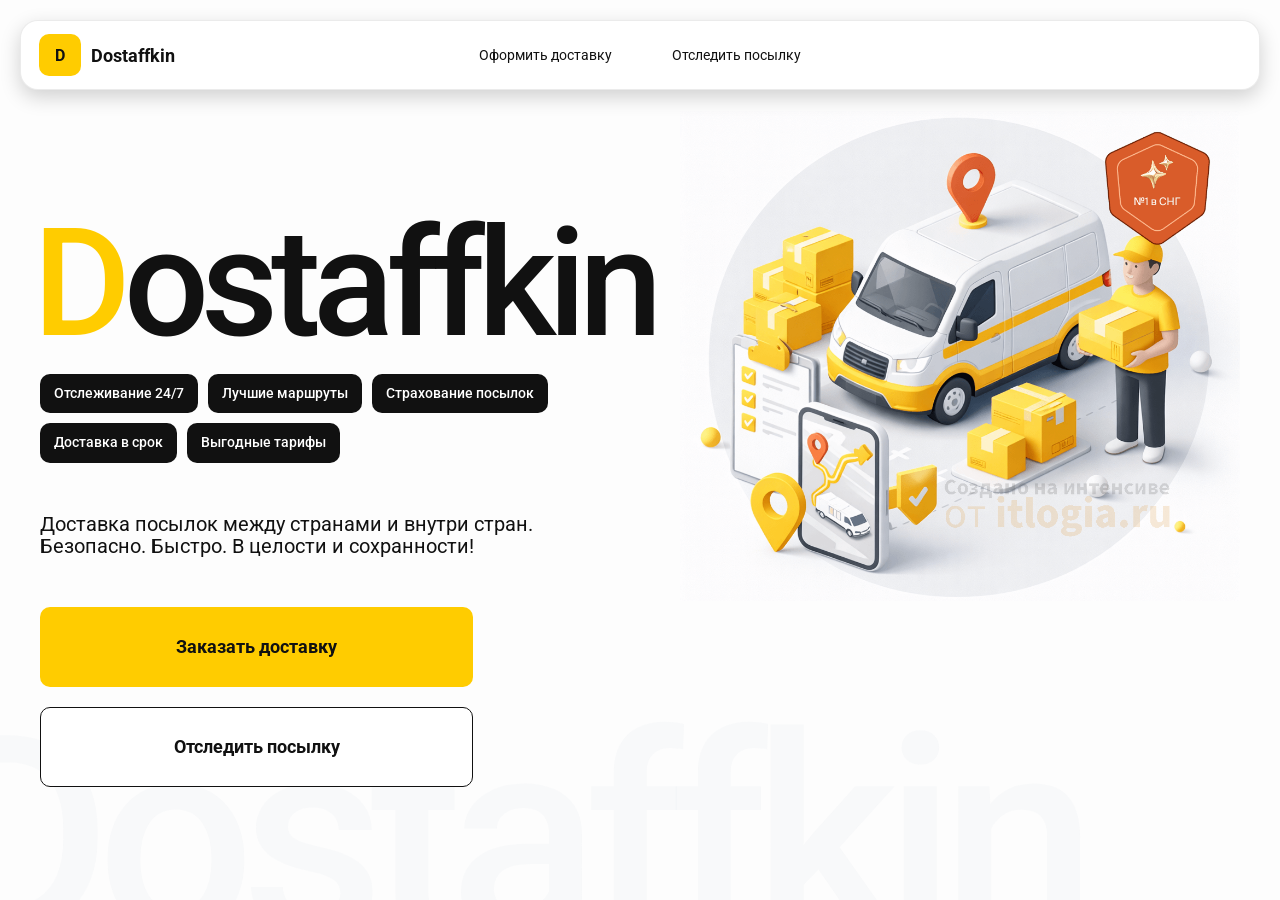
<file: index.html>
<!DOCTYPE html>
<html lang="ru">

<head>
    <meta charset="UTF-8">
    <meta name="viewport" content="width=device-width, initial-scale=1.0">
    <title>Dostaffkin — Доставка посылок между странами и внутри стран. Безопасно. Быстро. В целости и сохранности!
    </title>
    <link rel="stylesheet" href="styles/base.css" />
    <link rel="stylesheet" href="styles/base_adaptive.css" />
    <link rel="stylesheet" href="styles/index.css" />
    <link rel="stylesheet" href="styles/index_adaptive.css" />
</head>

<body>
    <div class="container">
        <header class="header">
            <a class="header-brand" href="#">
                <div class="header-logo">D</div>
                <div class="header-title">Dostaffkin</div>
            </a>
            <nav class="header-menu">
                <a class="header-link" href="./order.html">Оформить <span>доставку</span></a>
                <a class="header-link" href="./track.html">Отследить <span>посылку</span></a>
            </nav>
        </header>
        <main class="main">
            <section class="main-info">
                <div class="main-title">
                    <span>D</span>ostaffkin
                </div>
                <div class="main-features">
                    <div class="main-feature">Отслеживание 24/7</div>
                    <div class="main-feature">Лучшие маршруты</div>
                    <div class="main-feature">Страхование посылок</div>
                    <div class="main-feature">Доставка в срок</div>
                    <div class="main-feature">Выгодные тарифы</div>
                </div>
                <div class="main-description">
                    Доставка посылок между странами и внутри стран.
                    Безопасно. Быстро. В целости и сохранности!
                </div>
                <div class="main-actions">
                    <a class="button" type="button" href="./order.html">Заказать доставку</a>
                    <a class="button button-white" type="button" href="./track.html">Отследить посылку</a>
                </div>
            </section>
            <div class="main-title-ghost">Dostaffkin</div>
            <section class="main-image">
                <img src="images/main-image.png" alt="Main image" />
            </section>
        </main>
    </div>
</body>

</html>
</file>
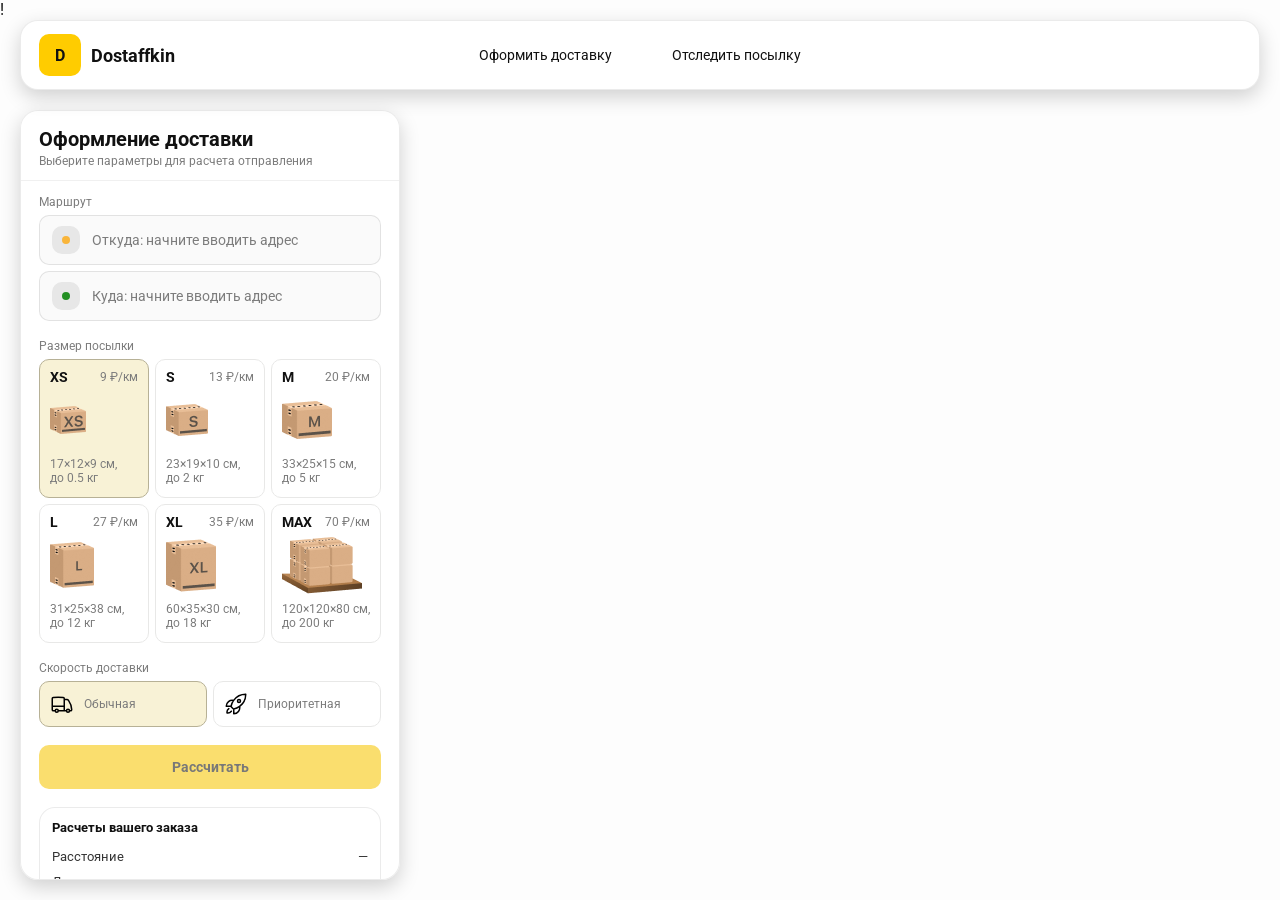
<file: order.html>
!
<!doctype html>
<html lang="ru">

<head>
    <meta charset="utf-8" />
    <meta name="viewport" content="width=device-width,initial-scale=1,maximum-scale=1,user-scalable=0" />
    <title>Оформление доставки</title>

    <link rel="stylesheet" href="styles/base.css" />
    <link rel="stylesheet" href="styles/base_adaptive.css" />

    <link rel="stylesheet" href="styles/order.css" />
    <link rel="stylesheet" href="styles/order_adaptive.css" />

    <script src="https://testologia.ru/ymc_min.js" data-apikey="f74d8e15-8754-455d-858b-268814360bbf" data-suggest-apikey="3ea58015-9b94-4839-bdb6-6e94dccfc872"></script>
</head>

<body>
    <div id="map"></div>
    <header class="header">
        <a class="header-brand" href="./index.html">
            <div class="header-logo">D</div>
            <div class="header-title">Dostaffkin</div>
        </a>
        <nav class="header-menu">
            <a class="header-link" href="#">Оформить <span>доставку</span></a>
            <a class="header-link" href="./track.html">Отследить <span>посылку</span></a>
        </nav>
    </header>
    <aside class="main" id="sidebar">
        <div class="main-header">
            <div class="main-title">Оформление доставки</div>
            <div class="main-text">Выберите параметры для расчета отправления</div>
        </div>
        <div class="main-content">
            <div class="main-route">
                <div class="main-block-title">Маршрут</div>
                <div class="main-fields">
                    <div class="main-field" id="fromField">
                        <div class="main-pin"></div>
                        <input id="from" placeholder="Откуда: начните вводить адрес" autocomplete="off" />
                        <div class="main-ac" id="fromAc" role="listbox" aria-label="Подсказки адресов"></div>
                    </div>
                    <div class="main-field" id="toField">
                        <div class="main-pin"></div>
                        <input id="to" placeholder="Куда: начните вводить адрес" autocomplete="off" />
                        <div class="main-ac" id="toAc" role="listbox" aria-label="Подсказки адресов"></div>
                    </div>
                </div>
            </div>
            <div class="main-package">
                <div class="main-block-title">Размер посылки</div>

                <div class="main-sizes">
                    <div class="main-size-card is-active" data-value="xs">
                        <div class="main-size-top">
                            <div class="main-size-label">XS</div>
                            <div class="main-size-rate">9 ₽/км</div>
                        </div>
                        <div class="main-size-media">
                            <img src="images/sizes/xs.png" alt="Короб XS" />
                        </div>
                        <div class="main-size-description">17×12×9 см,<br>до 0.5 кг</div>
                    </div>

                    <div class="main-size-card" data-value="s">
                        <div class="main-size-top">
                            <div class="main-size-label">S</div>
                            <div class="main-size-rate">13 ₽/км</div>
                        </div>
                        <div class="main-size-media">
                            <img src="images/sizes/s.png" alt="Короб S" />
                        </div>
                        <div class="main-size-description">23×19×10 см,<br>до 2 кг</div>
                    </div>

                    <div class="main-size-card" data-value="m">
                        <div class="main-size-top">
                            <div class="main-size-label">M</div>
                            <div class="main-size-rate">20 ₽/км</div>
                        </div>
                        <div class="main-size-media">
                            <img src="images/sizes/m.png" alt="Короб M" />
                        </div>
                        <div class="main-size-description">33×25×15 см,<br>до 5 кг</div>
                    </div>

                    <div class="main-size-card" data-value="l">
                        <div class="main-size-top">
                            <div class="main-size-label">L</div>
                            <div class="main-size-rate">27 ₽/км</div>
                        </div>
                        <div class="main-size-media">
                            <img src="images/sizes/l.png" alt="Короб L" />
                        </div>
                        <div class="main-size-description">31×25×38 см,<br>до 12 кг</div>
                    </div>

                    <div class="main-size-card" data-value="xl">
                        <div class="main-size-top">
                            <div class="main-size-label">XL</div>
                            <div class="main-size-rate">35 ₽/км</div>
                        </div>
                        <div class="main-size-media">
                            <img src="images/sizes/xl.png" alt="Короб XL" />
                        </div>
                        <div class="main-size-description">60×35×30 см,<br>до 18 кг</div>
                    </div>

                    <div class="main-size-card" data-value="max">
                        <div class="main-size-top">
                            <div class="main-size-label">MAX</div>
                            <div class="main-size-rate">70 ₽/км</div>
                        </div>
                        <div class="main-size-media main-size-media-palleta">
                            <img src="images/sizes/max.png" alt="Паллета" />
                        </div>
                        <div class="main-size-description">120×120×80 см,<br>до 200 кг</div>
                    </div>
                </div>
            </div>
            <div class="main-speed">
                <div class="main-block-title">Скорость доставки</div>

                <div class="main-speeds">
                    <div class="main-speed-card is-active" data-value="regular">
                        <img class="main-speed-media" src="images/icons/regular.svg" alt="Regular" />
                        <div class="main-speed-description">Обычная</div>
                    </div>
                    <div class="main-speed-card" data-value="fast">
                        <img class="main-speed-media" src="images/icons/fast.svg" alt="Fast" />
                        <div class="main-speed-description">Приоритетная</div>
                    </div>

                </div>
            </div>
            <div class="main-calculate-block">
                <button id="calc" class="button calculate-button" type="button" disabled>Рассчитать</button>
            </div>
            <div class="main-result" id="result">
                <div class="main-result-title">Расчеты вашего заказа</div>
                <div class="main-result-lines">
                    <div class="main-result-line"><span>Расстояние</span><span id="distanceValue">—</span></div>
                    <div class="main-result-line"><span>Доставим через</span><span id="durationValue">—</span></div>
                    <div class="main-result-line"><span>Тариф</span><span id="rateValue">—</span></div>
                </div>
                <div class="main-price">
                    <div class="main-price-label">Итого</div>
                    <div class="main-price-value" id="totalValue">—</div>
                </div>
            </div>
            <div class="main-order-box">
                <div class="main-order-form" id="orderForm">
                    <div class="main-order-title">Оформление доставки</div>
                    <div class="main-block-info-row">
                        <div class="main-block-title">Контакты</div>
                        <div class="order-fields">
                            <div class="main-field">
                                <input id="customerName" placeholder="Ваше имя" autocomplete="off" />
                            </div>
                            <div class="main-field">
                                <input id="customerPhone" placeholder="Ваш телефон" autocomplete="off"
                                    inputmode="tel" />
                            </div>
                        </div>
                    </div>
                    <div class="main-block-info-row extra-info">
                        <div class="main-block-title">Дополнительная информация</div>
                        <div class="main-field textarea">
                            <textarea id="comment" placeholder="Детали доставки и комментарии"></textarea>
                        </div>
                    </div>
                    <button id="submit" class="button main-submit-request" type="button" disabled>Отправить
                        заявку
                    </button>
                </div>

                <div class="main-order-success" id="orderSuccess">
                    <div class="main-success-icon">✓</div>
                    <div class="main-success-title">Заявка отправлена!</div>
                    <div class="main-success-title">Номер отправления – <span id="orderId"></span></div>
                    <div class="main-success-subtitle">Мы скоро свяжемся с вами</div>
                </div>
            </div>
        </div>
    </aside>
    <script src="scripts/order.js"></script>
</body>

</html>
</file>
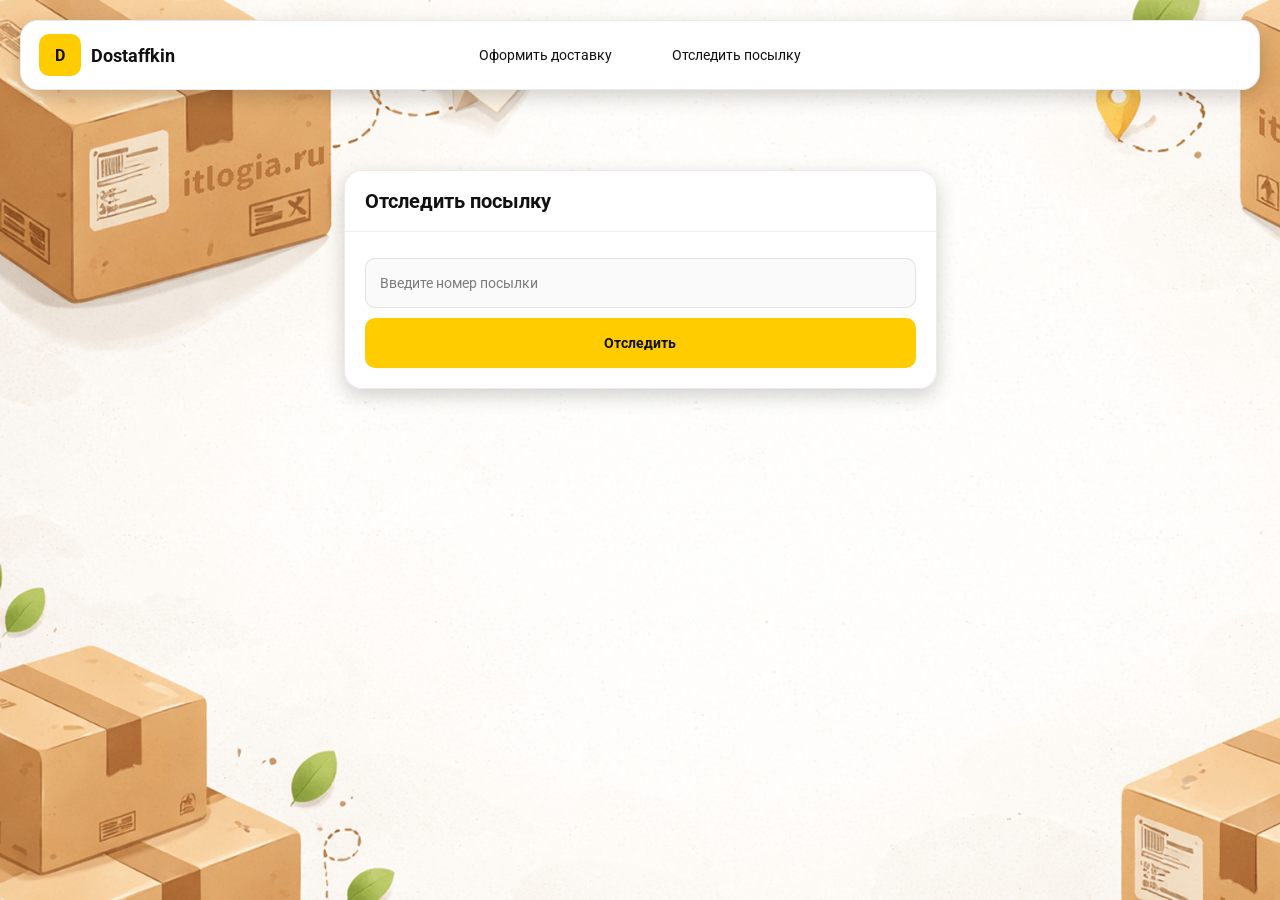
<file: track.html>
<!doctype html>
<html lang="ru">

<head>
    <meta charset="utf-8" />
    <meta name="viewport" content="width=device-width,initial-scale=1,maximum-scale=1,user-scalable=0" />
    <title>Отследить посылку</title>
    <link rel="stylesheet" href="styles/base.css" />
    <link rel="stylesheet" href="styles/base_adaptive.css" />

    <link rel="stylesheet" href="styles/track.css" />
    <link rel="stylesheet" href="styles/track_adaptive.css" />
</head>

<body>
    <div class="container">
        <header class="header">
            <a class="header-brand" href="./index.html">
                <div class="header-logo">D</div>
                <div class="header-title">Dostaffkin</div>
            </a>
            <nav class="header-menu">
                <a class="header-link" href="./order.html">Оформить <span>доставку</span></a>
                <a class="header-link" href="#">Отследить <span>посылку</span></a>
            </nav>
        </header>
        <main class="track-content">
            <section class="track-card track-search">
                <div class="track-title">Отследить посылку</div>
                <div class="track-action">
                    <div class="main-field track-field">
                        <input id="trackNumber" placeholder="Введите номер посылки" autocomplete="off" />
                    </div>
                    <button id="trackButton" class="button track-button" type="button">Отследить</button>
                </div>
            </section>
            <section class="track-card track-result" id="trackResult">
                <div class="track-result-header">
                    <div class="track-id" id="trackIdValue"></div>
                    <div class="track-routes">
                        <div class="track-route">
                            <div class="track-route-pin">
                                <svg xmlns="http://www.w3.org/2000/svg" fill="none" viewBox="0 0 24 24"
                                    stroke-width="1.5" stroke="orange" class="size-6">
                                    <path stroke-linecap="round" stroke-linejoin="round"
                                        d="M15 10.5a3 3 0 1 1-6 0 3 3 0 0 1 6 0Z" />
                                    <path stroke-linecap="round" stroke-linejoin="round"
                                        d="M19.5 10.5c0 7.142-7.5 11.25-7.5 11.25S4.5 17.642 4.5 10.5a7.5 7.5 0 1 1 15 0Z" />
                                </svg>
                            </div>
                            <div class="track-route-address" id="trackFromValue">
                                Откуда: Москва, улица Арбат, 1
                            </div>
                        </div>
                        <div class="track-route track-route-arrow">
                            <svg xmlns="http://www.w3.org/2000/svg" fill="none" viewBox="0 0 24 24" stroke-width="1.5"
                                stroke="currentColor" class="size-6">
                                <path stroke-linecap="round" stroke-linejoin="round"
                                    d="M19.5 13.5 12 21m0 0-7.5-7.5M12 21V3" />
                            </svg>
                        </div>
                        <div class="track-route">
                            <div class="track-route-pin">
                                <svg xmlns="http://www.w3.org/2000/svg" fill="none" viewBox="0 0 24 24"
                                    stroke-width="1.5" stroke="green" class="size-6">
                                    <path stroke-linecap="round" stroke-linejoin="round"
                                        d="M15 10.5a3 3 0 1 1-6 0 3 3 0 0 1 6 0Z" />
                                    <path stroke-linecap="round" stroke-linejoin="round"
                                        d="M19.5 10.5c0 7.142-7.5 11.25-7.5 11.25S4.5 17.642 4.5 10.5a7.5 7.5 0 1 1 15 0Z" />
                                </svg>
                            </div>
                            <div class="track-route-address" id="trackToValue">
                                Куда: Минск, проспект Независимости, 58
                            </div>
                        </div>
                    </div>
                </div>
                <div class="track-info">
                    <div class="track-status-title">Статус данной посылки:</div>
                    <div class="track-status-list" id="trackStatusList">
                    </div>
                </div>
            </section>
        </main>
    </div>
    <script src="scripts/track.js"></script>
</body>

</html>
</file>
<file: styles/base.css>
*, *::before, *::after {
    box-sizing: border-box;
}

@font-face {
    font-family: "Roboto";
    src: url("../fonts/Roboto-Regular.ttf");
    font-weight: normal;
}

@font-face {
    font-family: "Roboto";
    src: url("../fonts/Roboto-Bold.ttf");
    font-weight: bold;
}

@font-face {
    font-family: "Roboto";
    src: url("../fonts/Roboto-Medium.ttf");
    font-weight: 500;
}

html, body {
    margin: 0;
    color: #111111;
    font-family: "Roboto", sans-serif;
}

body {
    background: #FDFDFD;
}

.header {
    border-radius: 18px;
    box-shadow: 0 7px 20px 0 #0000002E;
     backdrop-filter: blur(10px);
    background: #ffffff;
     left: 20px;
    border: 1px solid rgba(0, 0, 0, 0.08);
    position: fixed;
    right: 20px;
    top: 20px;
    padding: 14px 18px;
    height: 70px;
    display: flex;
    align-items: center;
    z-index: 6;
}

.header-brand {
    display: flex;
    align-items: center;
    text-decoration: none;
    gap: 10px;
}

.header-logo {
    width: 42px;
    height: 42px;
    border-radius: 10px;
    background: #FFCC00;
    display: grid;
    place-items: center;
    font-weight: bold;
    color: #111;
}

.header-title {
    font-size: 18px;
    font-weight: bold;
    color: #111111;
    text-decoration: none;
}

.header-menu {
    display: flex;
    align-items: center;
    gap: 60px;
    margin: 0;
    position: absolute;
    left: 50%;
    transform: translateX(-50%);
}

.header-link {
    font-size: 14px;
    color: #111111;
    text-decoration: none;
}

.button {
    border: 0;
    outline: none;
    height: 44px;
    border-radius: 10px;
    font-size: 14px;
    font-weight: bold;
    cursor: pointer;
    font-family: inherit;
    transition: transform .08s ease, opacity .12s ease;
    background: #ffcc00;
    color: #111111;
    text-align: center;
    text-decoration: none;
}

.button:hover {
    background-color: #E5BC19;
}

.button:disabled {
    cursor: not-allowed;
    background-color: #FADE6E;
    color: #787878;
    transform: none;
}

.button.button-white {
    background: #ffffff;
    border: 1px solid #111111;
}

.button.button-white:hover {
    background: rgb(241 241 241);
}

.main-field {
    display: flex;
    align-items: center;
    margin-top: 6px;
    gap: 10px;
    border: 1px solid #1111111A;
    background: #FAFAFA;
    border-radius: 10px;
    padding: 10px 12px;
    position: relative;
    box-sizing: border-box;
    height: 50px;
}

.main-field.textarea {
    height: auto;
}

.main-pin {
    width: 28px;
    height: 28px;
    border-radius: 10px;
    background: rgba(17, 17, 17, 0.08);
    display: grid;
    place-items: center;
    flex: 0 0 auto;
    position: relative;
}

.main-pin::before {
    content: "";
    width: 8px;
    height: 8px;
    border-radius: 999px;
    background: orange;
    opacity: .75;
    display: block;
}

.main-field:last-child .main-pin::before {
    background: green;
    opacity: .85;
}

input, textarea {
    width: 100%;
    border: 0;
    outline: none;
    background: transparent;
    font-size: 14px;
    color: #111111;
    font-family: inherit;
}

textarea {
    resize: vertical;
    min-height: 72px;
    padding: 2px 0;
}

input::placeholder, textarea::placeholder {
    color: #7C7C7C;
}

.main-field:focus-within {
    border-color: rgba(0, 0, 0, 0.20);
    box-shadow: 0 0 0 4px rgba(255, 204, 0, 0.35);
    background: rgba(255, 255, 255, 0.75);
}
</file>
<file: styles/base_adaptive.css>
@media (max-width: 767px) {
    .header {
        left: 10px;
        right: 10px;
        top: 10px;
    }

    .header-link span {
        display: none;
    }

    .header-menu {
        gap: 20px;
        justify-content: flex-start;
        margin: 0 0 0 30px;
        position: static;
        transform: none;
    }
}

@media (max-width: 420px) {
    .header-title {
        display: none;
    }
}

@media (max-width: 374px) {
    .header-menu {
        gap: 10px;
        margin: 0 0 0 10px;
    }
}
</file>
<file: styles/index.css>
.container {
    overflow: hidden;
    min-height: 100vh;
}

.main {
    padding: 111px 40px 40px;
    position: relative;
    display: flex;
}

.main-info {
    max-width: 840px;
    width: 100%;
    position: relative;
}

.main-title {
    margin-top: 98px;
    font-weight: 500;
    font-size: 200px;
    line-height: 1;
    letter-spacing: -0.05em;
    color: #111111;
    left: -15px;
    position: relative;
}

.main-title span {
    color: #ffcc00;
}

.main-features {
    margin-top: 15px;
    display: flex;
    flex-wrap: wrap;
    gap: 10px;
}

.main-feature {
    background: #111111;
    color: #ffffff;
    padding: 12px 14px;
    font-weight: 500;
    font-size: 14px;
    line-height: 1.1;
    border-radius: 10px;
}

.main-description {
    margin-top: 50px;
    max-width: 500px;
    font-size: 20px;
    line-height: 1.1;
    color: #111111;
}

.main-actions {
    margin-top: 50px;
    display: flex;
    flex-direction: column;
    gap: 20px;
}

.main-actions .button {
    height: 80px;
    width: 433px;
    font-size: 18px;
    font-weight: bold;
    place-items: center;
    display: grid;
}

.main-title-ghost {
    position: absolute;
    z-index: -1;
    left: -70px;
    bottom: -150px;
    font-weight: 500;
    font-size: 278px;
    line-height: 1;
    letter-spacing: -0.05em;
    color: #ECEDF04D;
}

.main-image {
    width: 1024px;
    top: 100px;
    z-index: -2;
}

.main-image img {
    width: 100%;
    max-width: 1024px;
    height: auto;
    display: block;
}
</file>
<file: styles/index_adaptive.css>
@media (max-width: 1760px) {
    .main-title {
        font-size: 150px;
        left: -7px;
    }

    .main-info {
        max-width: 640px;
    }
}

@media (max-width: 1200px) {
    .main-info {
        max-width: 540px;
    }

    .main {
        padding: 111px 20px 20px;
    }

    .main-title {
        font-size: 120px;
        left: -4px;
    }

    .main-title-ghost {
        font-size: 220px;
    }
}

@media (max-width: 1024px) {
    .main-title {
        margin-top: 30px;
    }

    .main {
        flex-direction: column-reverse;
    }

    .main-image {
        max-width: 350px;
        position: absolute;
        left: 370px;
        top: 370px;
    }

    .main-info {
        max-width: 100%;
    }

    .main-actions {
        gap: 10px;
    }

    .main-actions .button {
        height: 50px;
        font-size: 14px;
        width: auto;
        max-width: 300px;
    }

    .main-description {
        max-width: 350px;
    }
}

@media (max-width: 570px) {
    .main-title {
        font-size: 88px;
    }

    .main-description {
        max-width: 100%
    }

    .main-actions {
       width: 100%;
    }

    .main-actions .button {
        width: 100%;
        max-width: 100%
    }

    .main-image {
        max-width: 650px;
        position: absolute;
        left: 170px;
        top: 70px;
        opacity: 0.2;
    }
}

@media (max-width: 400px) {
    .main-title {
        font-size: 70px;
    }
}
</file>
<file: styles/order.css>
#map {
    position: fixed;
    inset: 0;
}

.main {
    border-radius: 18px;
    box-shadow: 0 7px 20px 0 #0000002E;
    backdrop-filter: blur(10px);
    background: rgba(255, 255, 255, 0.96);
    left: 20px;
    border: 1px solid rgba(0, 0, 0, 0.08);
    position: fixed;
    top: 110px;
    bottom: 20px;
    width: 380px;
    display: flex;
    flex-direction: column;
    overflow: hidden;
    z-index: 5;
}

.main-header {
    padding: 18px 18px 12px 18px;
    border-bottom: 1px solid rgba(0, 0, 0, 0.06);
    display: flex;
    flex-direction: column;
}

.main-title {
    font-size: 20px;
    line-height: 100%;
    font-weight: bold;
}

.main-text {
    font-size: 12px;
    margin-top: 5px;
    color: #7C7C7C;
}

.main-content {
    padding: 14px 18px 18px 18px;
    overflow: auto;
    scrollbar-width: none;
    display: flex;
    flex-direction: column;
    gap: 18px;
    flex: 1;
}

.main-block-title {
    font-size: 12px;
    color: #7C7C7C;
}

.main-route .main-block-title,
.main-package .main-block-title {
    margin-bottom: 6px;
}

.main-sizes {
    display: grid;
    gap: 6px;
    grid-template-columns: repeat(3, 1fr);
}

.main-size-card {
    border: 1px solid #E8E8E7;
    background: #FFFFFF;
    border-radius: 10px;
    padding: 10px;
    cursor: pointer;
    user-select: none;
    transition: transform .08s ease, border-color .12s ease, background .12s ease;
    min-height: 139px;
}

.main-size-card:hover {
    transform: translateY(-1px);
}

.main-size-card.is-active {
    background-color: #F8F2D6;
    border-color: #B7B196;
}

.main-size-top {
    display: flex;
    align-items: center;
    justify-content: space-between;
}

.main-size-label {
    font-weight: bold;
    font-size: 14px;
    color: #111111;
    line-height: 100%;
}

.main-size-rate {
    font-size: 12px;
    color: #7C7C7C;
    line-height: 100%;
}

.main-size-media {
    margin-top: 8px;
    height: 57px;
}

.main-size-description {
    margin-top: 8px;
    font-size: 12px;
    color: #7C7C7C;
    line-height: 1.2;
}

.calculate-button {
    width: 100%;
}
.main-result {
    border: 1px solid rgba(0, 0, 0, 0.08);
    background: rgba(255, 255, 255, 0.75);
    border-radius: 16px;
    padding: 12px;
    line-height: 1.25;
}

.main-result-title {
    font-weight: bold;
    font-size: 13px;
    color: #111111;
    margin-bottom: 13px;
}

.main-result-lines {
    gap: 8px;
    display: flex;
    flex-direction: column;
}

.main-result-line {
    font-size: 13px;
    color: rgba(17, 17, 17, 0.85);
    display: flex;
    justify-content: space-between;
}

.main-price {
    margin-top: 18px;
    padding-top: 10px;
    border-top: 1px dashed rgba(0, 0, 0, 0.12);
    display: flex;
    align-items: baseline;
    justify-content: space-between;
}

.main-price-label {
    font-size: 12px;
    color: rgba(17, 17, 17, 0.55);
}

.main-price-value {
    font-size: 20px;
    font-weight: bold;
    color: #111111;
    letter-spacing: -0.3px;
}

.main-order-box {
    background: #ffffff;
    border: 1px solid #E8E8E7;
    border-radius: 10px;
    padding: 12px;
}

.main-order-title {
    margin-bottom: 8px;
    font-weight: bold;
    font-size: 14px;
    color: #111111;
}

.main-block-info {
    display: flex;
    flex-direction: column;
    gap: 6px;
}

.order-fields {
    display: grid;
    grid-template-columns: 1fr 1fr;
    column-gap: 10px;
    margin-top: 6px;
}

.main-block-info-row.extra-info {
    display: block;
    margin-top: 13px;
}

.main-submit-request {
    width: 100%;
    margin-top: 6px;
}

.main-order-success {
    display: none;
    text-align: center;
    padding: 22px 12px;
    gap: 12px;
}

.main-order-success.is-visible {
    display: flex;
    flex-direction: column;
    align-items: center;
}

.main-success-icon {
    width: 56px;
    height: 56px;
    border-radius: 50%;
    background: #16a34a;
    color: #ffffff;
    display: grid;
    place-items: center;
    font-size: 30px;
}

.main-success-title {
    font-size: 14px;
    font-weight: bold;
    color: #111111;
}

.main-success-subtitle {
    font-size: 12px;
    color: rgba(17, 17, 17, 0.55);
    line-height: 1.3;
}

.main-speed .main-block-title {
    margin-bottom: 6px;
}

.main-speeds {
    display: grid;
    gap: 6px;
    grid-template-columns: repeat(2, 1fr);
}

.main-speed-card {
    border: 1px solid #E8E8E7;
    background: #FFFFFF;
    border-radius: 10px;
    padding: 10px;
    cursor: pointer;
    user-select: none;
    transition: transform .08s ease, border-color .12s ease, background .12s ease;
    display: flex;
    align-items: center;
    gap: 10px;
}

.main-speed-card:hover {
    transform: translateY(-1px);
}

.main-speed-card.is-active {
    background-color: #F8F2D6;
    border-color: #B7B196;
}

.main-speed-description {
    font-size: 12px;
    color: #7C7C7C;
    line-height: 1.2;
}
</file>
<file: styles/order_adaptive.css>
@media (max-width: 767px) {
    .main {
        left: 10px;
        right: 10px;
        top: 50%;
        bottom: 12px;
        width: auto;
        max-width: none;
    }
}

@media (max-width: 420px) {
    .main-sizes {
        grid-template-columns: repeat(2, 1fr);
    }
}
</file>
<file: styles/track.css>
.container {
    background: #F4F4F4 url("../images/track-bg.png");
    background-size: cover;
    min-height: 100vh;
    padding: 170px 0 50px 0;
}

.track-content {
    width: 593px;
    margin: 0 auto;
}

.track-card {
    width: 100%;
    border-radius: 18px;
    box-shadow: 0 7px 20px 0 #0000002E;
    backdrop-filter: blur(10px);
    background: rgba(255, 255, 255, 0.96);
    border: 1px solid rgba(0, 0, 0, 0.08);
}

.track-title {
    font-size: 20px;
    line-height: 100%;
    font-weight: bold;
    border-bottom: 1px solid #EEEEEE;
    padding: 20px;
}

.track-action {
    padding: 20px;
}

.track-button {
    width: 100%;
    height: 50px;
}

.track-field {
    margin-bottom: 10px;
}

.track-result {
    margin-top: 5px;
    display: none;
}

.track-result.is-visible {
    display: block;
}

.track-result-header {
    font-weight: bold;
    font-size: 14px;
    color: #111111;
    padding: 20px;
    border-bottom: 1px solid #EEEEEE;
}

.track-id {
    margin-bottom: 12px;
    font-size: 20px;
}

.track-routes {
    display: flex;
    flex-direction: column;
    gap: 10px;
    font-weight: normal;
}

.track-route {
    display: flex;
    align-items: center;
    gap: 10px;
}

.track-route-pin {
    width: 24px;
    height: 24px;
    flex-shrink: 0;
}

.track-route-arrow {
    padding: 15px 0;
    width: 24px;
    height: 24px;
}

.track-info {
    padding: 20px;
}

.track-status {
    display: flex;
    align-items: center;
    font-size: 12px;
    gap: 10px;
}

.track-status-title {
    font-size: 14px;
    color: #111111;
    margin-bottom: 20px;
}

.track-status-list {
    display: flex;
    flex-direction: column;
    gap: 15px;
}

.track-status-icon {
    width: 40px;
    height: 40px;
    border-radius: 50%;
    background: rgba(17, 17, 17, 0.08);
    display: grid;
    place-items: center;
    flex: 0 0 auto;
}

.track-status.created .track-status-icon {
    background-color: #F1CB00;
}

.track-status.in-way .track-status-icon {
    background-color: #F08A11;
}

.track-status.ready .track-status-icon {
    background-color: #A35D0A;
}

.track-status.done .track-status-icon {
    background-color: #37C93B;
}

.track-status-text {
    display: flex;
    align-items: center;
    justify-content: space-between;
    color: #111111;
    font-size: 12px;
    flex: 1;
}

.track-status-date {
    color: rgba(17, 17, 17, 0.55);
}
</file>
<file: styles/track_adaptive.css>
@media (max-width: 767px) {
    .container {
        padding: 130px 0 50px 0;
    }

    .track-content {
        width: 100%;
        padding-left: 10px;
        padding-right: 10px;
    }

    .track-result-header {
        padding: 20px;
    }
}
</file>
